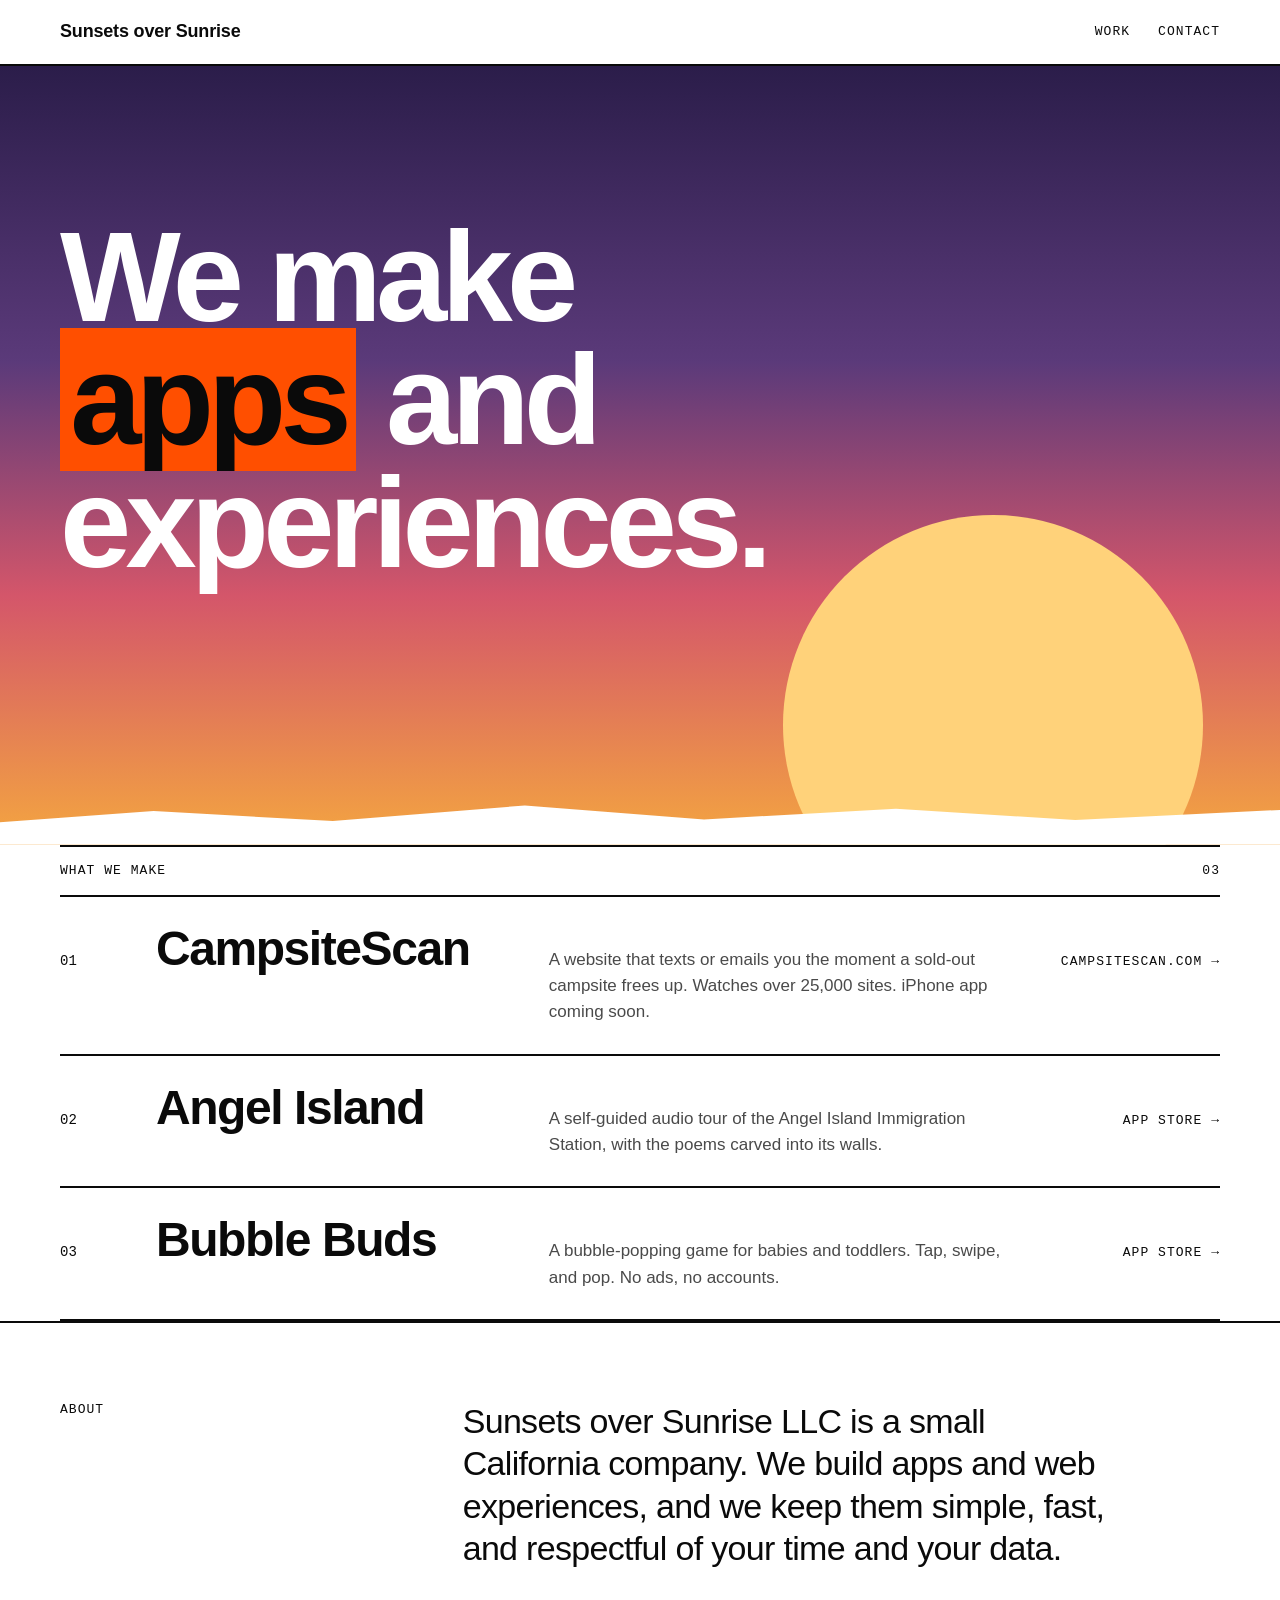
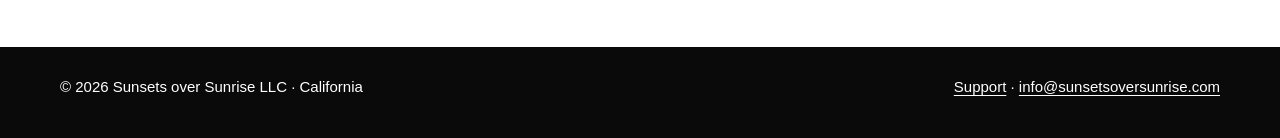
<file: index.html>
<!doctype html>
<html lang="en">
<head>
  <meta charset="utf-8">
  <meta name="viewport" content="width=device-width, initial-scale=1">
  <title>Sunsets over Sunrise LLC</title>
  <meta name="description" content="Sunsets over Sunrise LLC makes apps and experiences. Bubble Buds, Angel Island, and CampsiteScan.">
  <link rel="canonical" href="https://sunsetsoversunrise.com/">
  <link rel="icon" href="favicon.svg" type="image/svg+xml">
  <meta name="theme-color" content="#ffffff">
  <meta property="og:title" content="Sunsets over Sunrise LLC">
  <meta property="og:description" content="We make apps and experiences.">
  <meta property="og:type" content="website">
  <meta property="og:url" content="https://sunsetsoversunrise.com/">
  <link rel="stylesheet" href="styles.css">
</head>
<body>

<header class="bar">
  <div class="wrap">
    <a class="mark" href="/">Sunsets over Sunrise</a>
    <nav class="links" aria-label="Main">
      <a href="#work">Work</a>
      <a href="#contact">Contact</a>
    </nav>
  </div>
</header>

<main>
  <section class="hero">
    <div class="wrap">
      <h1>We make <span>apps</span> and experiences.</h1>
    </div>
    <div class="sun" aria-hidden="true"></div>
    <div class="horizon" aria-hidden="true"></div>
  </section>

  <section id="work">
    <div class="wrap">
      <div class="list-head label"><span>What we make</span><span>03</span></div>
      <ul class="work">
        <li>
          <a class="row-link" href="https://campsitescan.com">
            <span class="num">01</span>
            <h3>CampsiteScan</h3>
            <p>A website that texts or emails you the moment a sold-out campsite frees up. Watches over 25,000 sites. iPhone app coming soon.</p>
            <span class="go">campsitescan.com &rarr;</span>
          </a>
        </li>
        <li>
          <a class="row-link" href="https://apps.apple.com/app/id1258321185">
            <span class="num">02</span>
            <h3>Angel Island</h3>
            <p>A self-guided audio tour of the Angel Island Immigration Station, with the poems carved into its walls.</p>
            <span class="go">App Store &rarr;</span>
          </a>
        </li>
        <li>
          <a class="row-link" href="https://apps.apple.com/app/id1262940043">
            <span class="num">03</span>
            <h3>Bubble Buds</h3>
            <p>A bubble-popping game for babies and toddlers. Tap, swipe, and pop. No ads, no accounts.</p>
            <span class="go">App Store &rarr;</span>
          </a>
        </li>
      </ul>
    </div>
  </section>

  <section class="about" id="about">
    <div class="wrap">
      <span class="label">About</span>
      <p>Sunsets over Sunrise LLC is a small California company. We build apps and web experiences, and we keep them simple, fast, and respectful of your time and your data.</p>
    </div>
  </section>
</main>

<footer id="contact">
  <div class="wrap row">
    <span>&copy; 2026 Sunsets over Sunrise LLC &middot; California</span>
    <span><a href="/support/">Support</a> &middot; <a href="mailto:info@sunsetsoversunrise.com">info@sunsetsoversunrise.com</a></span>
  </div>
</footer>

</body>
</html>
</file>
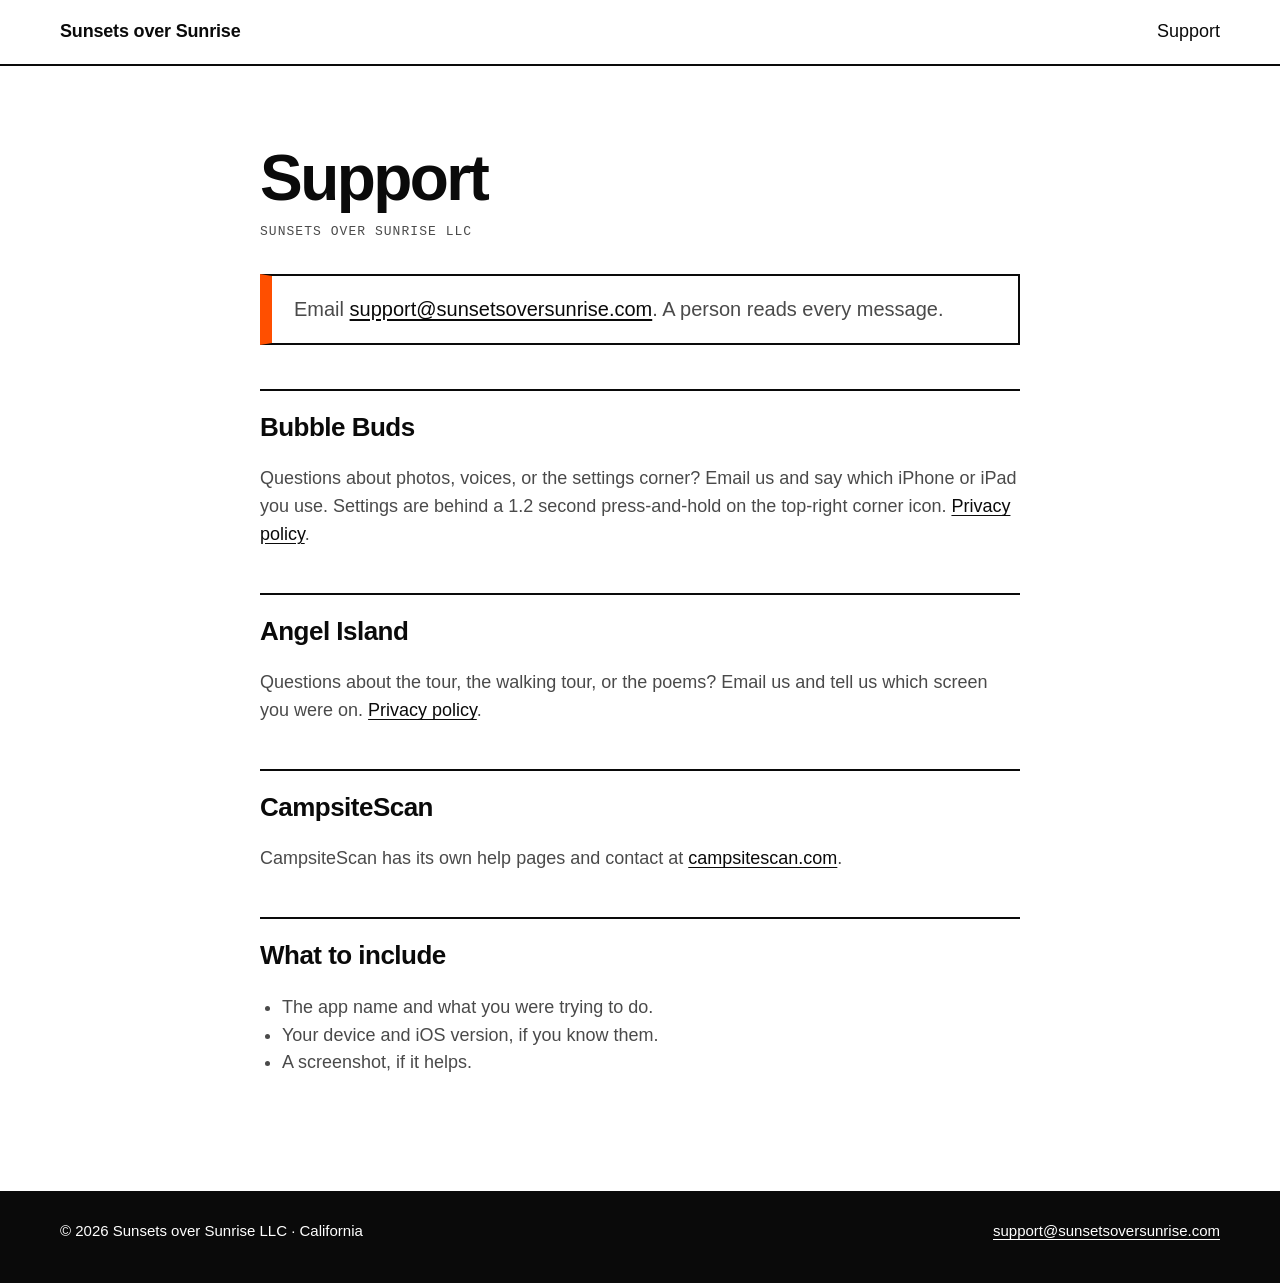
<file: support/index.html>
<!doctype html>
<html lang="en">
<head>
  <meta charset="utf-8">
  <meta name="viewport" content="width=device-width, initial-scale=1">
  <title>Support</title>
  <meta name="description" content="Get help with Bubble Buds, Angel Island, and CampsiteScan from Sunsets over Sunrise LLC.">
  <link rel="canonical" href="https://sunsetsoversunrise.com/support/">
  <link rel="icon" href="/favicon.svg" type="image/svg+xml">
  <meta name="theme-color" content="#ffffff">
  <link rel="stylesheet" href="/styles.css">
</head>
<body>
<header class="bar">
  <div class="wrap">
    <a class="mark" href="/">Sunsets over Sunrise</a>
    <a class="link" href="/support/">Support</a>
  </div>
</header>
<main class="doc">
  <div class="wrap">
    <h1>Support</h1>
    <p class="updated">Sunsets over Sunrise LLC</p>
    <p class="short">Email <a href="mailto:support@sunsetsoversunrise.com">support@sunsetsoversunrise.com</a>. A person reads every message.</p>

    <h2>Bubble Buds</h2>
    <p>Questions about photos, voices, or the settings corner? Email us and say which iPhone or iPad you use. Settings are behind a 1.2 second press-and-hold on the top-right corner icon. <a href="/bubble-buds/privacy/">Privacy policy</a>.</p>

    <h2>Angel Island</h2>
    <p>Questions about the tour, the walking tour, or the poems? Email us and tell us which screen you were on. <a href="/angel-island/privacy/">Privacy policy</a>.</p>

    <h2>CampsiteScan</h2>
    <p>CampsiteScan has its own help pages and contact at <a href="https://campsitescan.com">campsitescan.com</a>.</p>

    <h2>What to include</h2>
    <ul>
      <li>The app name and what you were trying to do.</li>
      <li>Your device and iOS version, if you know them.</li>
      <li>A screenshot, if it helps.</li>
    </ul>
  </div>
</main>
<footer>
  <div class="wrap row">
    <span>&copy; 2026 Sunsets over Sunrise LLC &middot; California</span>
    <a href="mailto:support@sunsetsoversunrise.com">support@sunsetsoversunrise.com</a>
  </div>
</footer>
</body>
</html>
</file>
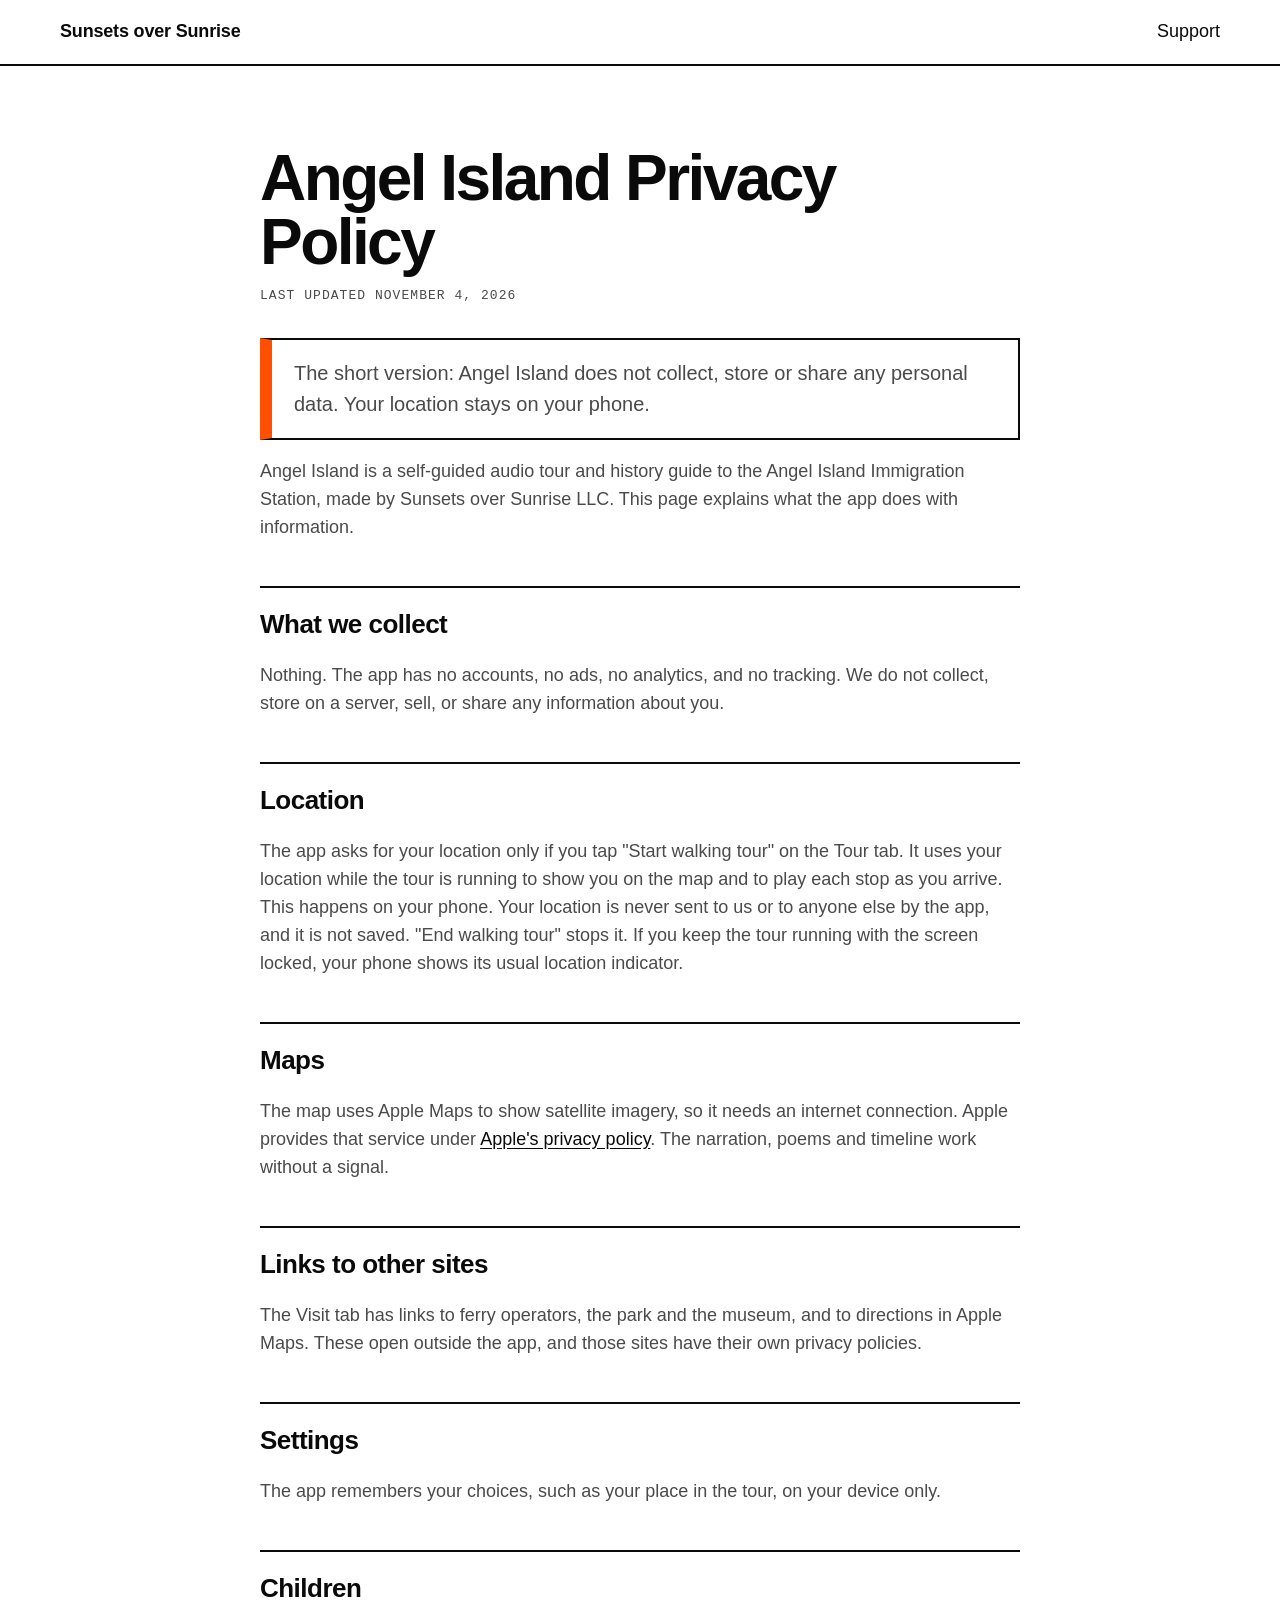
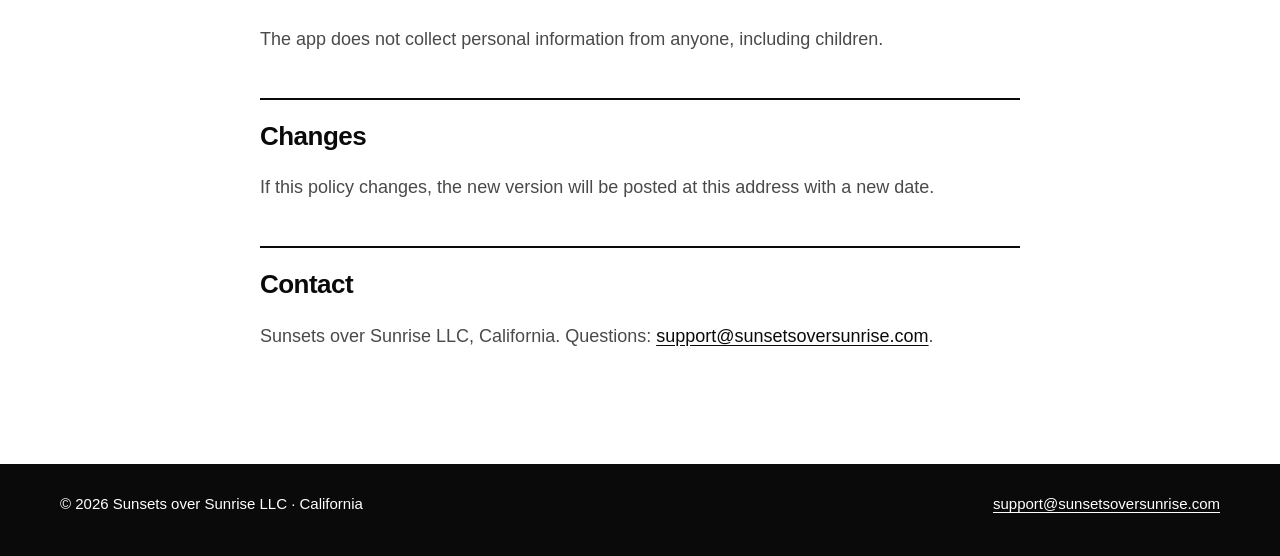
<file: angel-island/privacy/index.html>
<!doctype html>
<html lang="en">
<head>
  <meta charset="utf-8">
  <meta name="viewport" content="width=device-width, initial-scale=1">
  <title>Angel Island Privacy Policy</title>
  <meta name="description" content="What the Angel Island app does with information. Short version: it collects nothing and your location stays on your phone.">
  <link rel="canonical" href="https://sunsetsoversunrise.com/angel-island/privacy/">
  <link rel="icon" href="/favicon.svg" type="image/svg+xml">
  <meta name="theme-color" content="#ffffff">
  <link rel="stylesheet" href="/styles.css">
</head>
<body>
<header class="bar">
  <div class="wrap">
    <a class="mark" href="/">Sunsets over Sunrise</a>
    <a class="link" href="/support/">Support</a>
  </div>
</header>
<main class="doc">
  <div class="wrap">
    <h1>Angel Island Privacy Policy</h1>
    <p class="updated">Last updated November 4, 2026</p>
    <p class="short">The short version: Angel Island does not collect, store or share any personal data. Your location stays on your phone.</p>

    <p>Angel Island is a self-guided audio tour and history guide to the Angel Island Immigration Station, made by Sunsets over Sunrise LLC. This page explains what the app does with information.</p>

    <h2>What we collect</h2>
    <p>Nothing. The app has no accounts, no ads, no analytics, and no tracking. We do not collect, store on a server, sell, or share any information about you.</p>

    <h2>Location</h2>
    <p>The app asks for your location only if you tap "Start walking tour" on the Tour tab. It uses your location while the tour is running to show you on the map and to play each stop as you arrive. This happens on your phone. Your location is never sent to us or to anyone else by the app, and it is not saved. "End walking tour" stops it. If you keep the tour running with the screen locked, your phone shows its usual location indicator.</p>

    <h2>Maps</h2>
    <p>The map uses Apple Maps to show satellite imagery, so it needs an internet connection. Apple provides that service under <a href="https://www.apple.com/legal/privacy/">Apple's privacy policy</a>. The narration, poems and timeline work without a signal.</p>

    <h2>Links to other sites</h2>
    <p>The Visit tab has links to ferry operators, the park and the museum, and to directions in Apple Maps. These open outside the app, and those sites have their own privacy policies.</p>

    <h2>Settings</h2>
    <p>The app remembers your choices, such as your place in the tour, on your device only.</p>

    <h2>Children</h2>
    <p>The app does not collect personal information from anyone, including children.</p>

    <h2>Changes</h2>
    <p>If this policy changes, the new version will be posted at this address with a new date.</p>

    <h2>Contact</h2>
    <p>Sunsets over Sunrise LLC, California. Questions: <a href="mailto:support@sunsetsoversunrise.com">support@sunsetsoversunrise.com</a>.</p>
  </div>
</main>
<footer>
  <div class="wrap row">
    <span>&copy; 2026 Sunsets over Sunrise LLC &middot; California</span>
    <a href="mailto:support@sunsetsoversunrise.com">support@sunsetsoversunrise.com</a>
  </div>
</footer>
</body>
</html>
</file>
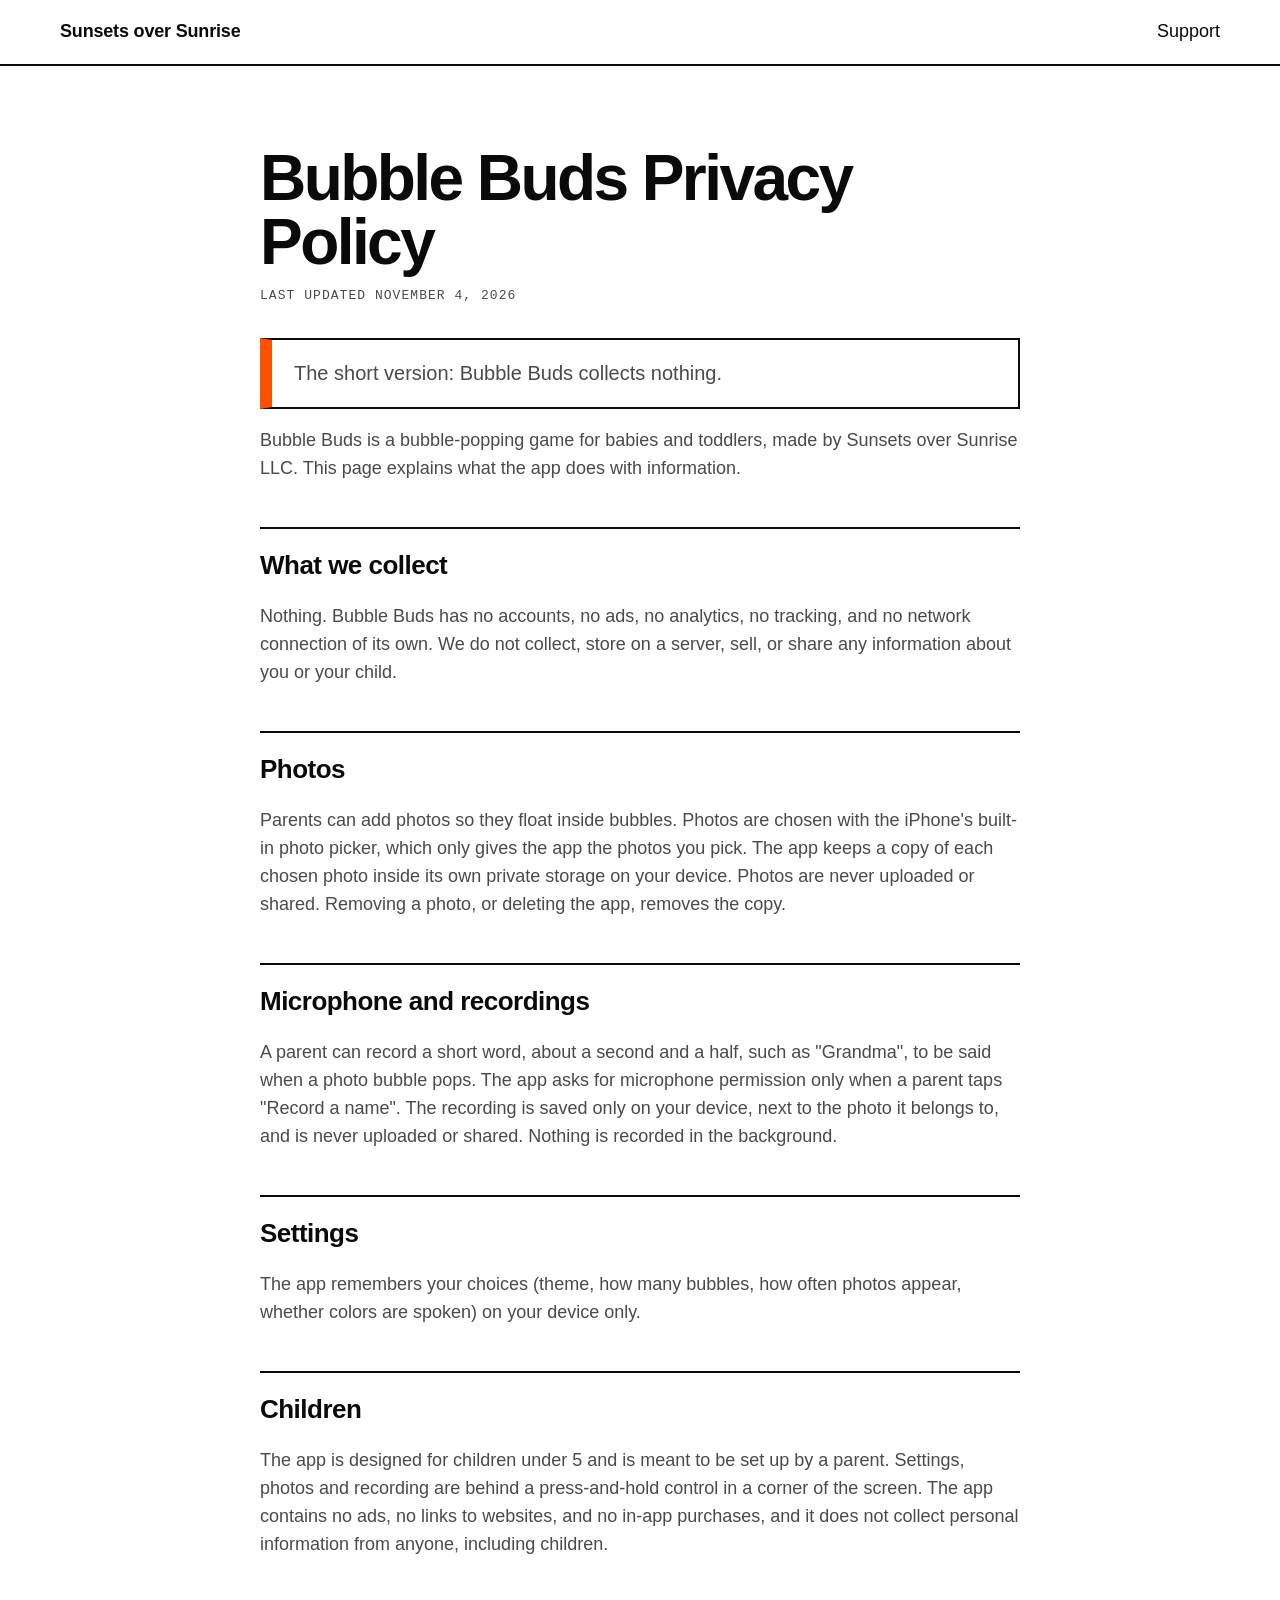
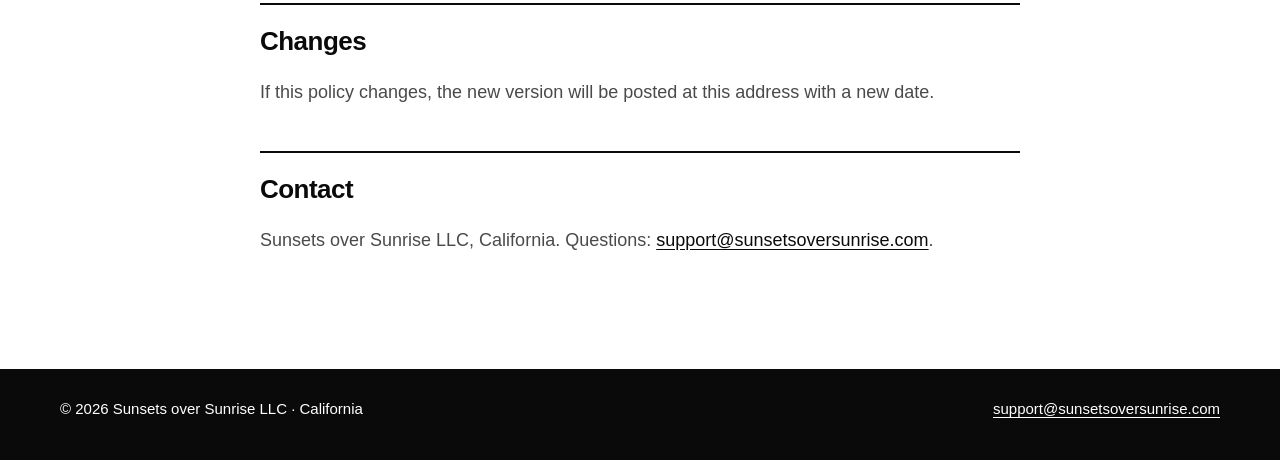
<file: bubble-buds/privacy/index.html>
<!doctype html>
<html lang="en">
<head>
  <meta charset="utf-8">
  <meta name="viewport" content="width=device-width, initial-scale=1">
  <title>Bubble Buds Privacy Policy</title>
  <meta name="description" content="What the Bubble Buds app does with information. Short version: it collects nothing.">
  <link rel="canonical" href="https://sunsetsoversunrise.com/bubble-buds/privacy/">
  <link rel="icon" href="/favicon.svg" type="image/svg+xml">
  <meta name="theme-color" content="#ffffff">
  <link rel="stylesheet" href="/styles.css">
</head>
<body>
<header class="bar">
  <div class="wrap">
    <a class="mark" href="/">Sunsets over Sunrise</a>
    <a class="link" href="/support/">Support</a>
  </div>
</header>
<main class="doc">
  <div class="wrap">
    <h1>Bubble Buds Privacy Policy</h1>
    <p class="updated">Last updated November 4, 2026</p>
    <p class="short">The short version: Bubble Buds collects nothing.</p>

    <p>Bubble Buds is a bubble-popping game for babies and toddlers, made by Sunsets over Sunrise LLC. This page explains what the app does with information.</p>

    <h2>What we collect</h2>
    <p>Nothing. Bubble Buds has no accounts, no ads, no analytics, no tracking, and no network connection of its own. We do not collect, store on a server, sell, or share any information about you or your child.</p>

    <h2>Photos</h2>
    <p>Parents can add photos so they float inside bubbles. Photos are chosen with the iPhone's built-in photo picker, which only gives the app the photos you pick. The app keeps a copy of each chosen photo inside its own private storage on your device. Photos are never uploaded or shared. Removing a photo, or deleting the app, removes the copy.</p>

    <h2>Microphone and recordings</h2>
    <p>A parent can record a short word, about a second and a half, such as "Grandma", to be said when a photo bubble pops. The app asks for microphone permission only when a parent taps "Record a name". The recording is saved only on your device, next to the photo it belongs to, and is never uploaded or shared. Nothing is recorded in the background.</p>

    <h2>Settings</h2>
    <p>The app remembers your choices (theme, how many bubbles, how often photos appear, whether colors are spoken) on your device only.</p>

    <h2>Children</h2>
    <p>The app is designed for children under 5 and is meant to be set up by a parent. Settings, photos and recording are behind a press-and-hold control in a corner of the screen. The app contains no ads, no links to websites, and no in-app purchases, and it does not collect personal information from anyone, including children.</p>

    <h2>Changes</h2>
    <p>If this policy changes, the new version will be posted at this address with a new date.</p>

    <h2>Contact</h2>
    <p>Sunsets over Sunrise LLC, California. Questions: <a href="mailto:support@sunsetsoversunrise.com">support@sunsetsoversunrise.com</a>.</p>
  </div>
</main>
<footer>
  <div class="wrap row">
    <span>&copy; 2026 Sunsets over Sunrise LLC &middot; California</span>
    <a href="mailto:support@sunsetsoversunrise.com">support@sunsetsoversunrise.com</a>
  </div>
</footer>
</body>
</html>
</file>
<file: styles.css>
:root {
  --bg: #ffffff;
  --fg: #0a0a0a;
  --mute: #4a4a4a;
  --rule: #0a0a0a;
  --accent: #ff4f00;
  --on-accent: #0a0a0a;
  --sans: "Helvetica Neue", Helvetica, Arial, "Segoe UI", system-ui, sans-serif;
  --mono: ui-monospace, "SF Mono", Menlo, Consolas, monospace;
}

@media (prefers-color-scheme: dark) {
  :root {
    --bg: #000000;
    --fg: #ffffff;
    --mute: #bdbdbd;
    --rule: #ffffff;
  }
}

* { box-sizing: border-box; border-radius: 0; }
html { -webkit-text-size-adjust: 100%; }
body {
  margin: 0;
  background: var(--bg);
  color: var(--fg);
  font-family: var(--sans);
  font-size: 18px;
  line-height: 1.55;
}
a { color: inherit; text-underline-offset: 3px; }
img { max-width: 100%; }

.wrap { width: min(1160px, 100% - 48px); margin-inline: auto; }
.label {
  font-family: var(--mono);
  font-size: 13px;
  letter-spacing: .08em;
  text-transform: uppercase;
}

/* ---------- top bar (all pages) ---------- */
.bar { border-bottom: 2px solid var(--rule); background: var(--bg); }
.bar .wrap { display: flex; justify-content: space-between; align-items: center; min-height: 64px; gap: 16px; }
.bar a { text-decoration: none; }
.bar .mark { font-weight: 800; font-size: 18px; letter-spacing: -.01em; }
.bar .links { display: flex; gap: 28px; font-family: var(--mono); font-size: 13px; letter-spacing: .08em; text-transform: uppercase; }
.bar .links a, .bar a.link { padding: 14px 0; }
.bar .links a:hover, .bar a.link:hover { text-decoration: underline; text-decoration-thickness: 2px; }

/* ---------- hero ---------- */
.hero {
  position: relative;
  overflow: hidden;
  color: #ffffff;
  background: linear-gradient(180deg, #2b1d4a 0%, #5b3a7a 38%, #d4566a 68%, #f4a640 100%);
  padding: clamp(72px, 12vw, 150px) 0 clamp(150px, 22vw, 260px);
}
.hero .wrap { position: relative; z-index: 2; }
.hero h1 {
  font-weight: 800;
  font-size: clamp(44px, 10vw, 132px);
  line-height: .96;
  letter-spacing: -.045em;
  margin: 0;
  max-width: 11ch;
}
.hero h1 span { background: var(--accent); color: var(--on-accent); padding: 0 .08em; }
.sun {
  position: absolute; z-index: 1;
  right: clamp(-60px, 6vw, 90px);
  bottom: -90px;
  width: clamp(220px, 34vw, 420px);
  aspect-ratio: 1;
  border-radius: 50%;
  background: #ffd27a;
}
.horizon {
  position: absolute; z-index: 3; left: 0; right: 0; bottom: 0; height: 56px;
  background: var(--bg);
  clip-path: polygon(0 60%, 12% 40%, 26% 58%, 41% 30%, 55% 55%, 70% 36%, 84% 56%, 100% 38%, 100% 100%, 0 100%);
}

/* ---------- work list ---------- */
.list-head { border-top: 2px solid var(--rule); padding: 14px 0; display: flex; justify-content: space-between; }
.work { list-style: none; margin: 0; padding: 0; }
.work li { border-top: 2px solid var(--rule); }
.work li:last-child { border-bottom: 2px solid var(--rule); }
.row-link {
  display: grid;
  grid-template-columns: 64px minmax(0, 1.1fr) minmax(0, 1.4fr) 180px;
  gap: 8px 32px;
  align-items: baseline;
  padding: 28px 0;
  text-decoration: none;
}
.row-link .num { font-family: var(--mono); font-size: 14px; }
.row-link h3 { margin: 0; font-weight: 800; font-size: clamp(28px, 4vw, 48px); line-height: 1; letter-spacing: -.03em; }
.row-link p { margin: 0; color: var(--mute); font-size: 17px; }
.row-link .go { font-family: var(--mono); font-size: 13px; letter-spacing: .08em; text-transform: uppercase; text-align: right; }
.row-link:hover, .row-link:focus-visible { background: var(--accent); color: var(--on-accent); }
.row-link:hover p, .row-link:focus-visible p { color: var(--on-accent); }
.row-link:hover .num, .row-link:focus-visible .num { padding-left: 0; }
.row-link { padding-left: 12px; padding-right: 12px; margin: 0 -12px; }

@media (max-width: 820px) {
  .row-link { grid-template-columns: 40px 1fr; }
  .row-link p, .row-link .go { grid-column: 2; }
  .row-link .go { margin-top: 6px; text-align: left; }
}

/* ---------- buttons: square, solid ---------- */
.btn {
  display: inline-block;
  padding: 16px 28px;
  min-height: 48px;
  background: var(--fg);
  color: var(--bg);
  border: 2px solid var(--fg);
  font-family: var(--mono);
  font-size: 14px;
  letter-spacing: .08em;
  text-transform: uppercase;
  text-decoration: none;
  cursor: pointer;
  transition: background-color .15s ease, color .15s ease;
}
.btn:hover { background: var(--accent); color: var(--on-accent); border-color: var(--fg); }

/* ---------- about ---------- */
.about { border-top: 2px solid var(--rule); padding: clamp(40px, 6vw, 80px) 0; }
.about .wrap { display: grid; grid-template-columns: 1fr 2fr; gap: 24px; }
.about p { margin: 0; font-size: clamp(22px, 3vw, 34px); line-height: 1.25; letter-spacing: -.02em; max-width: 34ch; }
@media (max-width: 820px) { .about .wrap { grid-template-columns: 1fr; } }

/* ---------- footer ---------- */
footer { background: var(--fg); color: var(--bg); padding: 28px 0 40px; font-size: 15px; }
footer .row { display: flex; flex-wrap: wrap; gap: 8px 28px; justify-content: space-between; }
footer a { text-underline-offset: 3px; }
footer a:hover { background: var(--accent); color: var(--on-accent); }

:focus-visible { outline: 3px solid var(--accent); outline-offset: 3px; }
@media (prefers-reduced-motion: reduce) { .btn { transition: none; } }

/* ---------- document pages (privacy, support) ---------- */
.doc { padding: clamp(40px, 7vw, 80px) 0 clamp(48px, 8vw, 96px); }
.doc .wrap { max-width: 760px; }
.doc h1 { font-weight: 800; font-size: clamp(36px, 6vw, 64px); line-height: 1; letter-spacing: -.04em; margin: 0 0 12px; }
.doc .updated { font-family: var(--mono); font-size: 13px; letter-spacing: .08em; text-transform: uppercase; margin: 0 0 32px; }
.doc .short { border: 2px solid var(--rule); border-left: 12px solid var(--accent); padding: 18px 22px; margin: 0 0 8px; font-size: 20px; overflow-wrap: anywhere; }
.doc h2 { font-weight: 800; font-size: 26px; letter-spacing: -.02em; margin: 44px 0 8px; border-top: 2px solid var(--rule); padding-top: 16px; }
.doc p, .doc li { color: var(--mute); }
.doc ul { padding-left: 22px; }
.doc a { color: var(--fg); }
.doc a:hover { background: var(--accent); color: var(--on-accent); }
</file>
